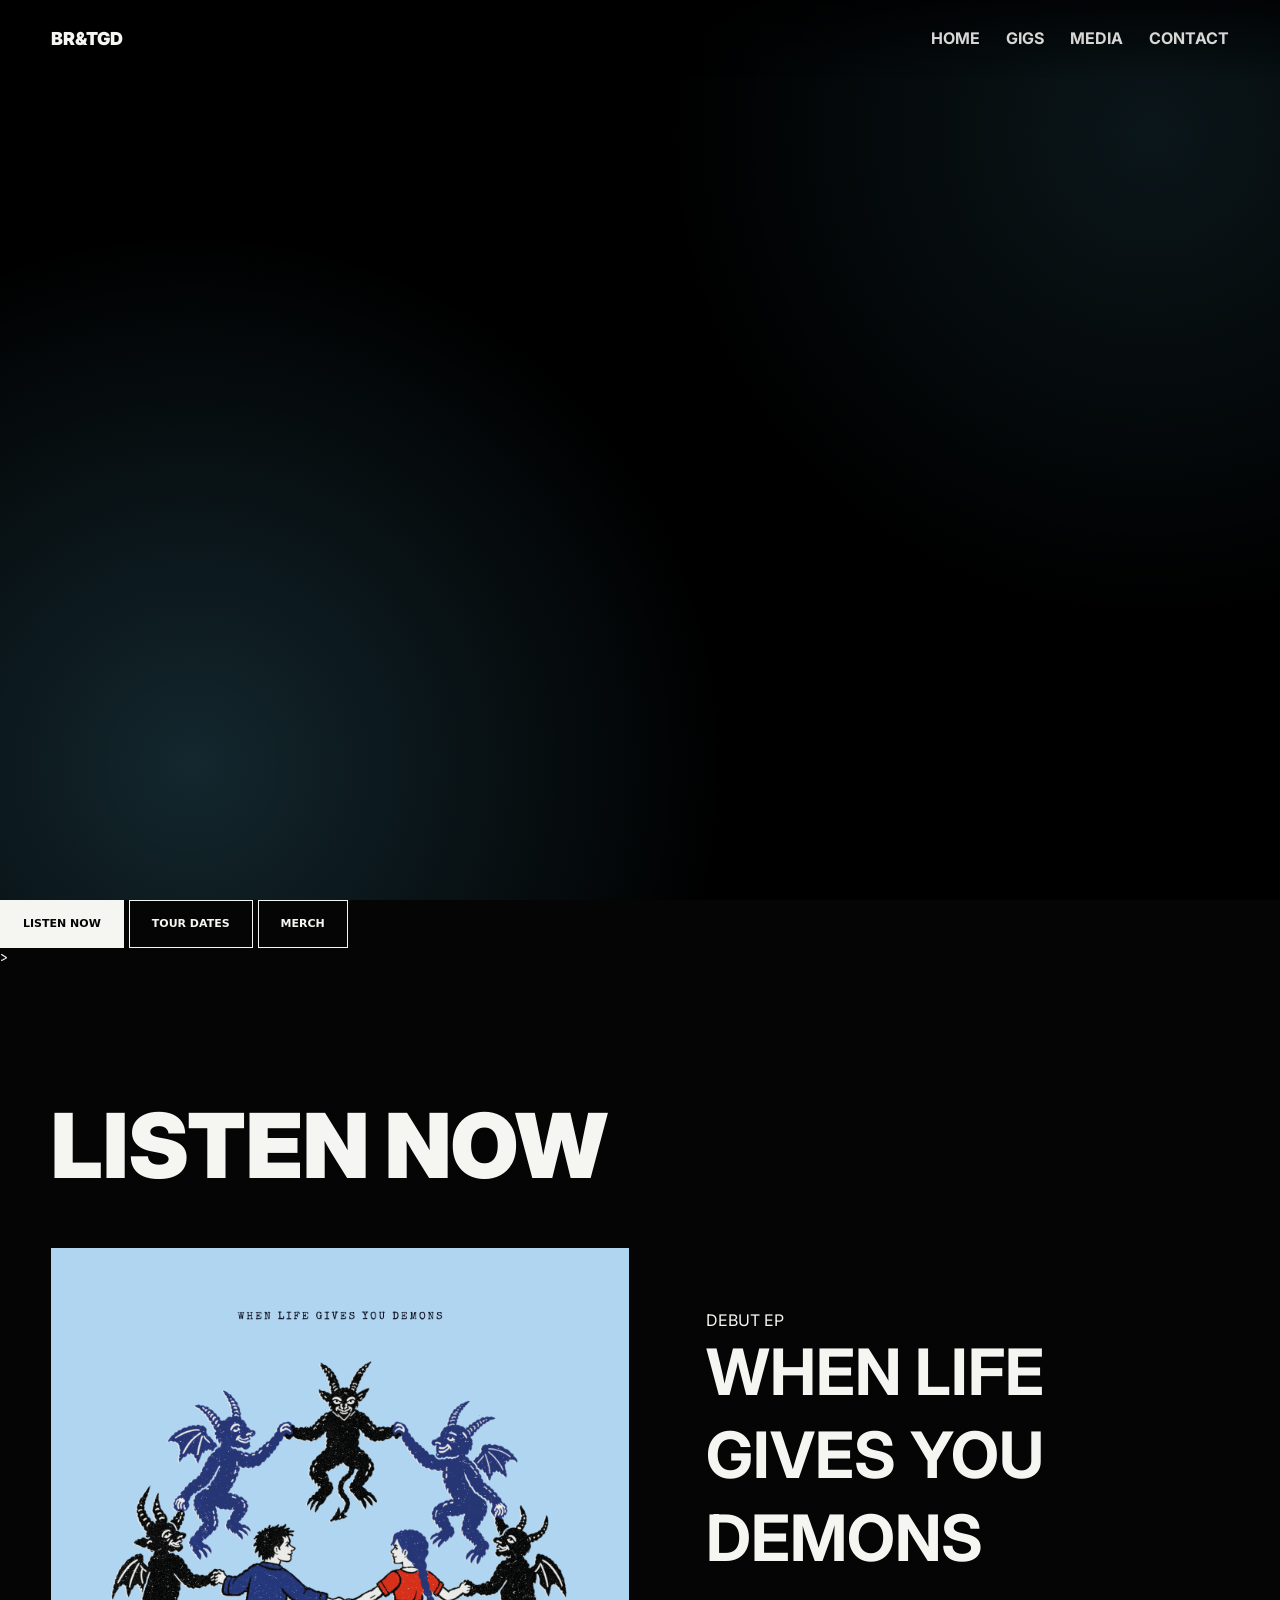
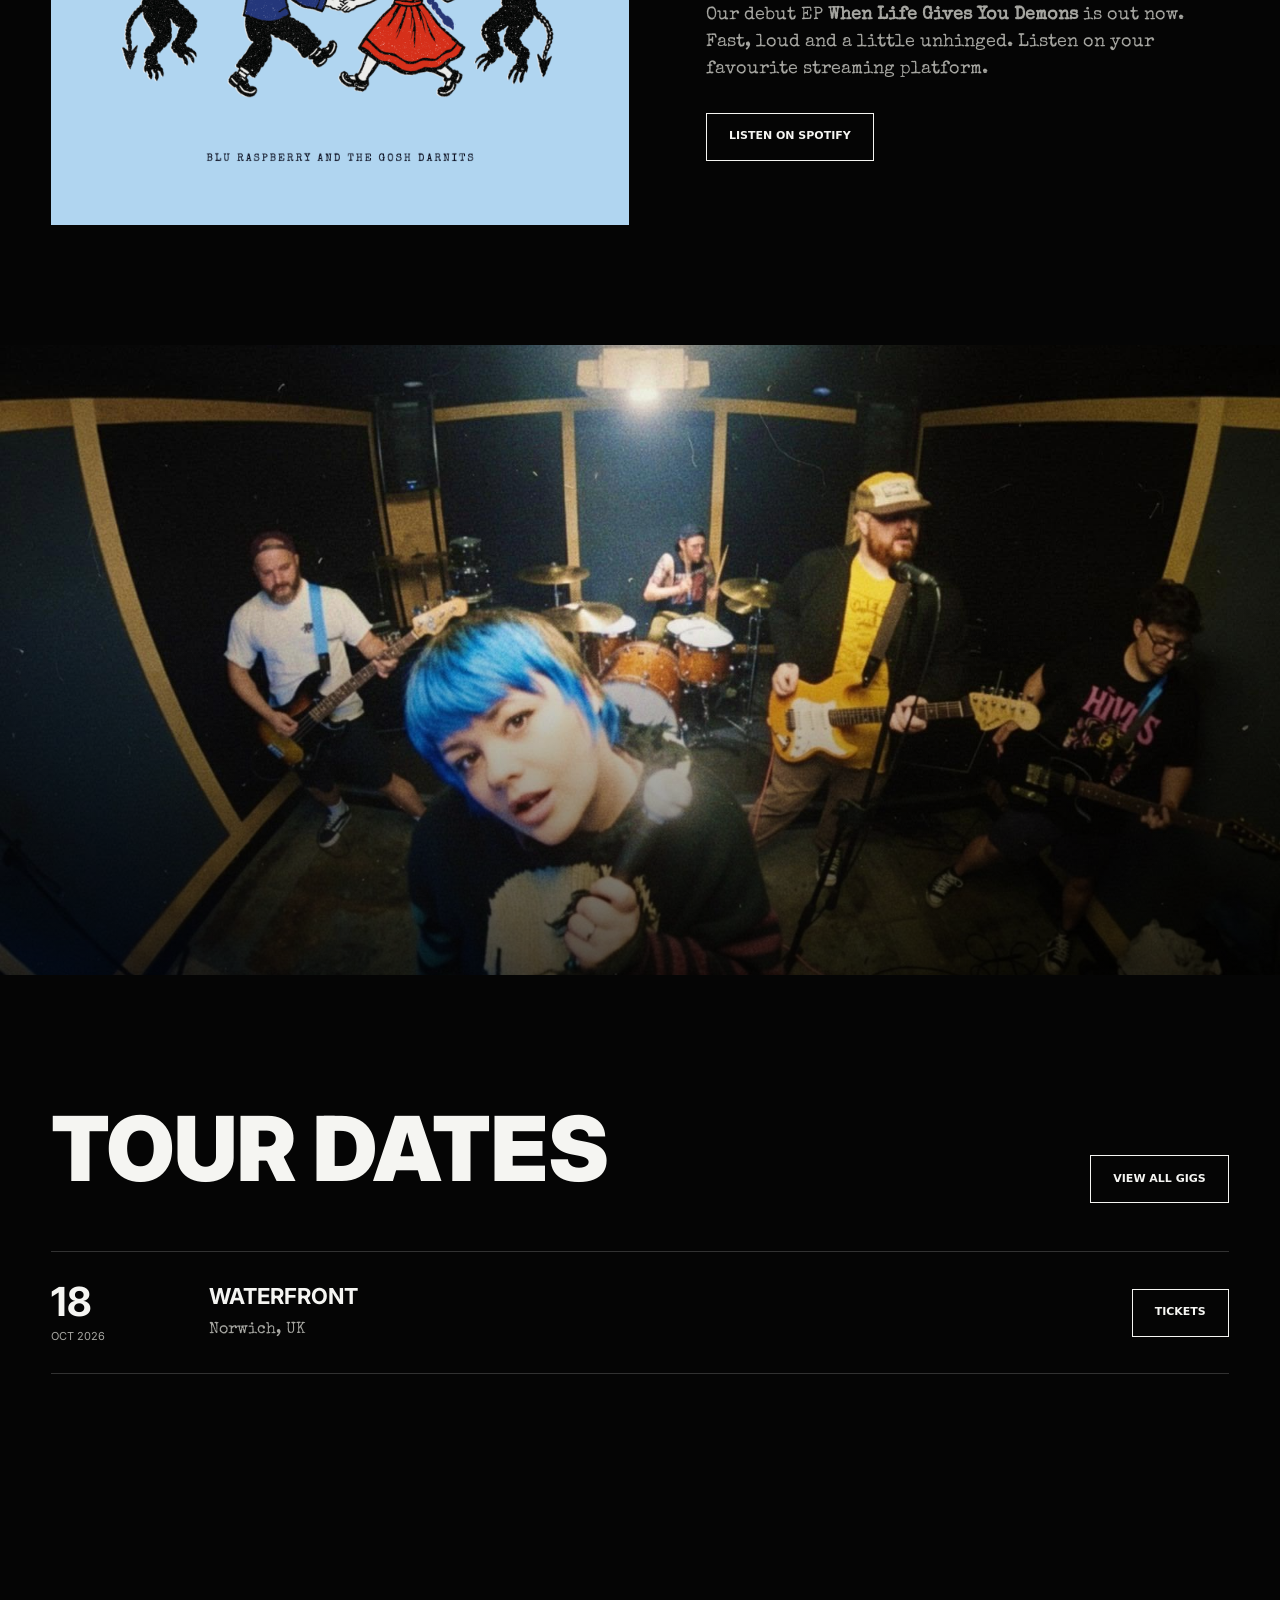
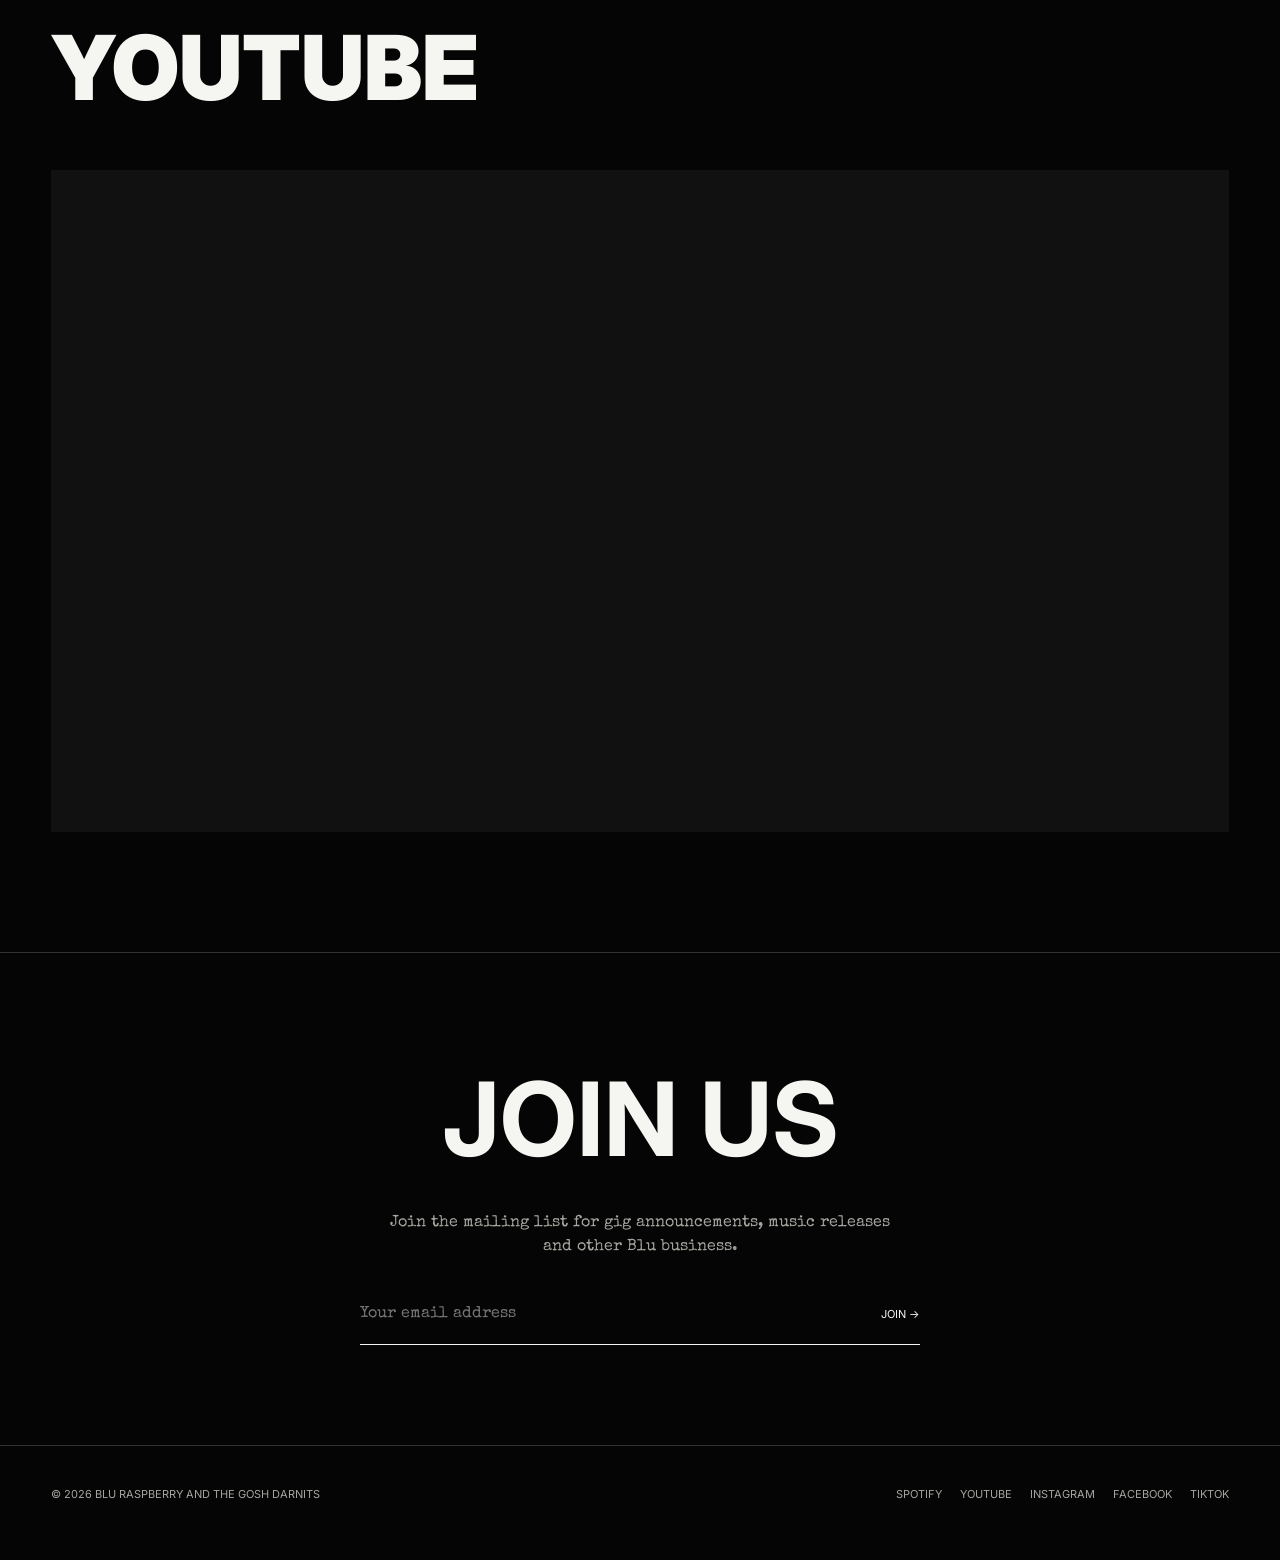
<file: index.html>
<!doctype html>
<html lang="en"><head>

  <meta charset="utf-8">

  <meta
    name="viewport"
    content="width=device-width, initial-scale=1"
  >

  <title>Blu Raspberry and the Gosh Darnits</title>

  <meta
    name="description"
    content="Blu Raspberry and the Gosh Darnits — feral pop-punk from Norwich, UK."
  >


  <!-- GOOGLE FONTS -->

  <link
    rel="preconnect"
    href="https://fonts.googleapis.com"
  >

  <link
    rel="preconnect"
    href="https://fonts.gstatic.com"
    crossorigin
  >

 <link
  href="https://fonts.googleapis.com/css2?family=Inter:wght@400;500;600;700;800;900&family=Special+Elite&display=swap"
  rel="stylesheet"
>


  <!-- STYLES -->

  <link
    rel="stylesheet"
    href="css/style.css"
  >

</head>


<body>


  <!-- =====================================================
       HEADER
       ===================================================== -->

  <header class="site-header">

    <a
      class="wordmark"
      href="index.html"
    >
      BR&amp;TGD
    </a>


    <button
      class="menu-toggle"
      aria-label="Open menu"
      aria-expanded="false"
    >
      ☰
    </button>


    <nav class="main-nav">

      <a href="index.html">
        Home
      </a>

      <a href="gigs.html">
        Gigs
      </a>

      <a href="media.html">
        Media
      </a>

      <a href="contact.html">
        Contact
      </a>

    </nav>

  </header>



  <!-- =====================================================
       MAIN CONTENT
       ===================================================== -->

  <main>


    <!-- ===================================================
         HERO
         =================================================== -->

    <section class="hero">


      <!-- BACKGROUND YOUTUBE VIDEO -->

     <div class="hero-video">

  <video
    autoplay
    muted
    loop
    playsinline
    preload="auto"
    aria-hidden="true"
  >
    <source
      src="images/BRATGD_VIDEO_HERO.mp4"
      type="video/mp4"
    >
  </video>

</div>


  

    </section>

 <section>
      <!-- HERO CONTENT -->

      <div class="hero-content">


        <!-- HERO BUTTONS -->

        <div class="hero-actions">

          <a
            class="btn alt"
            href="media.html"
          >
            Listen now
          </a>


          <a
            class="btn"
            href="gigs.html"
          >
            Tour dates
          </a>


          <a
            class="btn"
            href="merch.html"
          >
            Merch
          </a>

        </div>


      </div>
    ></section>


    <!-- ===================================================
         MUSIC
         =================================================== -->

    <section class="section">


      <div class="section-head">

        <h2 class="kicker">
          Listen now
        </h2>

      </div>


      <div class="release-grid">


        <!-- EP ARTWORK -->

        <img
          class="release-art"
          src="images/ep-artwork.jpg"
          alt="When Life Gives You Demons EP artwork"
        >


        <!-- EP INFORMATION -->

        <div class="release-copy">


          <div class="eyebrow">
            Debut EP
          </div>


          <h2>
            When Life Gives You Demons
          </h2>


          <p class="section-note">
            Our debut EP
            <strong>When Life Gives You Demons</strong>
            is out now. Fast, loud and a little unhinged.
            Listen on your favourite streaming platform.
          </p>


          <a
            class="btn"
            href="https://open.spotify.com/album/0XoG1e6gCSuXXVtiAIzRlU?si=KSHoi1o5SH6PeiyHknHcnw"
            target="_blank"
            rel="noopener"
          >
            Listen on Spotify
          </a>


        </div>

      </div>

    </section>



    <!-- ===================================================
         BAND IMAGE
         =================================================== -->

    <section
      class="feature-image"
      aria-label="Band photo"
    ></section>



    <!-- ===================================================
         GIGS
         =================================================== -->

    <section class="section">


      <div class="section-head">

        <h2 class="kicker">
          Tour dates
        </h2>


        <a
          class="btn"
          href="gigs.html"
        >
          View all gigs
        </a>

      </div>


      <div class="gig-list">


        <article class="gig">


          <div class="gig-date">

            <strong>
              18
            </strong>

            <span>
              OCT 2026
            </span>

          </div>


          <div class="gig-info">

            <h3>
              Waterfront
            </h3>

            <p>
              Norwich, UK
            </p>

          </div>


          <a
            class="btn"
            href="https://www.ueaticketbookings.co.uk/event/skating-polly/"
            target="_blank"
            rel="noopener"
          >
            Tickets
          </a>


        </article>


      </div>

    </section>



    <!-- ===================================================
         YOUTUBE
         =================================================== -->

    <section class="section">


      <div class="section-head">

        <h2 class="kicker">
          YouTube
        </h2>

      </div>


      <div class="video-wrap">

      <iframe width="560" height="315" src="https://www.youtube.com/embed/1ONBBpG_FNk?si=2N1hAqczdfHP2G8W&amp;controls=0&amp;start=11" title="YouTube video player" frameborder="0" allow="accelerometer; autoplay; clipboard-write; encrypted-media; gyroscope; picture-in-picture; web-share" referrerpolicy="strict-origin-when-cross-origin" allowfullscreen></iframe>

      </div>


    </section>



    <!-- ===================================================
         MAILING LIST
         =================================================== -->

    <section class="stay-close">


      <h2>
        Join us
      </h2>


      <p>
        Join the mailing list for gig announcements,
        music releases and other Blu business.
      </p>


      <form
        class="signup"
        action="#"
      >


        <input
          type="email"
          name="email"
          placeholder="Your email address"
          aria-label="Email address"
          required
        >


        <button type="submit">
          Join →
        </button>


      </form>


    </section>


  </main>



  <!-- =====================================================
       FOOTER
       ===================================================== -->

  <footer>


    <div>
      © 2026 Blu Raspberry and the Gosh Darnits
    </div>


    <div class="footer-links">


      <a
        href="https://open.spotify.com/artist/4R4jSaj4kJsIE6HIiWprp4?si=oIiqCdafR-WMfxySJ2ESaA"
        target="_blank"
        rel="noopener"
      >
        Spotify
      </a>


      <a
        href="https://www.youtube.com/channel/UCs3ZRJXBniSOkfigKyU58iQ"
        target="_blank"
        rel="noopener"
      >
        YouTube
      </a>


      <a
        href="https://www.instagram.com/bluraspberryandthegoshdarnits"
        target="_blank"
        rel="noopener"
      >
        Instagram
      </a>


      <a
        href="https://www.facebook.com/profile.php?id=61586484281925"
        target="_blank"
        rel="noopener"
      >
        Facebook
      </a>


      <a
        href="https://www.tiktok.com/@bratgdofficial"
        target="_blank"
        rel="noopener"
      >
        TikTok
      </a>


    </div>


  </footer>



  <!-- =====================================================
       JAVASCRIPT
       ===================================================== -->

  <script src="script.js"></script>


</body>

</html>
</file>
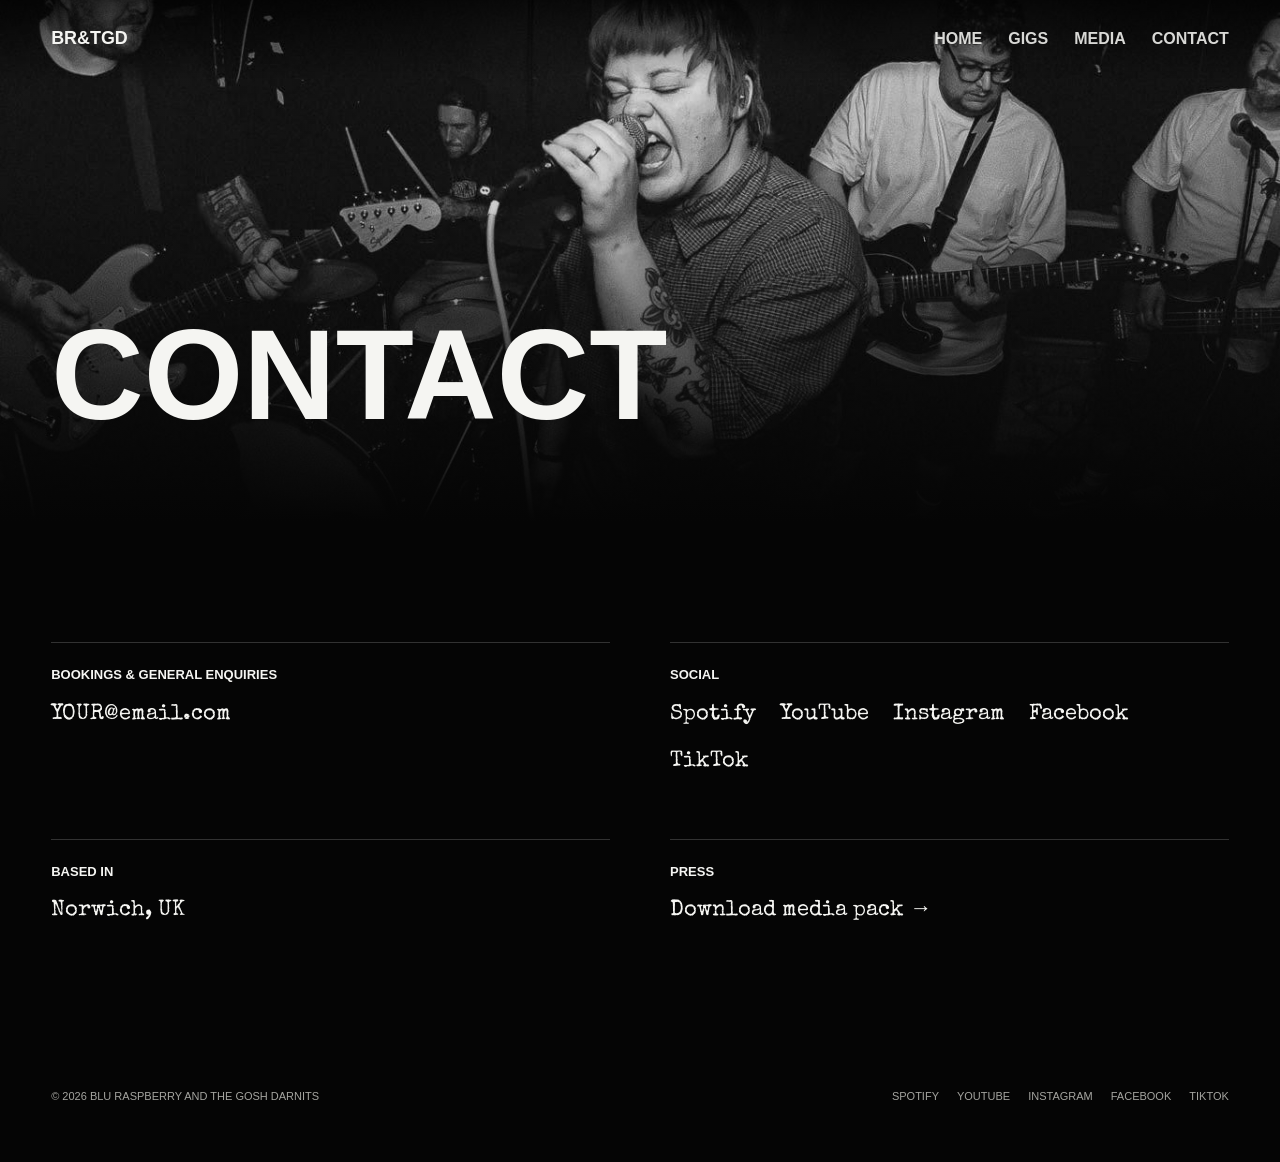
<file: contact.html>
<!doctype html>
<html lang="en">

<head>

  <meta charset="utf-8">

  <meta
    name="viewport"
    content="width=device-width, initial-scale=1"
  >

  <title>Contact | Blu Raspberry and the Gosh Darnits</title>

  <meta
    name="description"
    content="Blu Raspberry and the Gosh Darnits — feral pop-punk from Norwich, UK."
  >


  <!-- GOOGLE FONTS -->

  <link
    rel="preconnect"
    href="https://fonts.googleapis.com"
  >

  <link
    rel="preconnect"
    href="https://fonts.gstatic.com"
    crossorigin
  >

  <link
    href="https://fonts.googleapis.com/css2?family=Press+Start+2P&family=Special+Elite&display=swap"
    rel="stylesheet"
  >


  <!-- STYLES -->

  <link
    rel="stylesheet"
    href="css/style.css"
  >

</head>


<body>


  <!-- =====================================================
       HEADER
       ===================================================== -->

  <header class="site-header">

    <a
      class="wordmark"
      href="index.html"
    >
      BR&amp;TGD
    </a>


    <button
      class="menu-toggle"
      aria-label="Open menu"
      aria-expanded="false"
    >
      ☰
    </button>


    <nav class="main-nav">

      <a href="index.html">
        Home
      </a>

      <a href="gigs.html">
        Gigs
      </a>

      <a href="media.html">
        Media
      </a>

      <a href="contact.html">
        Contact
      </a>

    </nav>

  </header>



  <!-- =====================================================
       MAIN CONTENT
       ===================================================== -->

  <main>


    <!-- ===================================================
         PAGE HERO
         =================================================== -->

    <section class="page-hero">

      <div class="inner">

        <h1>
          Contact
        </h1>

      </div>

    </section>



    <!-- ===================================================
         CONTACT DETAILS
         =================================================== -->

    <section class="section">

      <div class="contact-grid">


        <!-- BOOKINGS -->

        <div class="contact-block">

          <h3>
            Bookings &amp; General Enquiries
          </h3>

          <a href="mailto:YOUR@email.com">
            YOUR@email.com
          </a>

        </div>



        <!-- SOCIAL -->

        <div class="contact-block">

          <h3>
            Social
          </h3>


          <div class="socials">

            <a
              href="https://open.spotify.com/artist/4R4jSaj4kJsIE6HIiWprp4?si=oIiqCdafR-WMfxySJ2ESaA"
              target="_blank"
              rel="noopener"
            >
              Spotify
            </a>


            <a
              href="https://www.youtube.com/channel/UCs3ZRJXBniSOkfigKyU58iQ"
              target="_blank"
              rel="noopener"
            >
              YouTube
            </a>


            <a
              href="https://www.instagram.com/bluraspberryandthegoshdarnits"
              target="_blank"
              rel="noopener"
            >
              Instagram
            </a>


            <a
              href="https://www.facebook.com/profile.php?id=61586484281925"
              target="_blank"
              rel="noopener"
            >
              Facebook
            </a>


            <a
              href="https://www.tiktok.com/@bratgdofficial"
              target="_blank"
              rel="noopener"
            >
              TikTok
            </a>

          </div>

        </div>



        <!-- LOCATION -->

        <div class="contact-block">

          <h3>
            Based in
          </h3>

          <p>
            Norwich, UK
          </p>

        </div>



        <!-- PRESS -->

        <div class="contact-block">

          <h3>
            Press
          </h3>

          <a
            href="media/blu-raspberry-media-pack.zip"
            download
          >
            Download media pack →
          </a>

        </div>


      </div>

    </section>


  </main>



  <!-- =====================================================
       FOOTER
       ===================================================== -->

  <footer>


    <div>
      © 2026 Blu Raspberry and the Gosh Darnits
    </div>


    <div class="footer-links">


      <a
        href="https://open.spotify.com/artist/4R4jSaj4kJsIE6HIiWprp4?si=oIiqCdafR-WMfxySJ2ESaA"
        target="_blank"
        rel="noopener"
      >
        Spotify
      </a>


      <a
        href="https://www.youtube.com/channel/UCs3ZRJXBniSOkfigKyU58iQ"
        target="_blank"
        rel="noopener"
      >
        YouTube
      </a>


      <a
        href="https://www.instagram.com/bluraspberryandthegoshdarnits"
        target="_blank"
        rel="noopener"
      >
        Instagram
      </a>


      <a
        href="https://www.facebook.com/profile.php?id=61586484281925"
        target="_blank"
        rel="noopener"
      >
        Facebook
      </a>


      <a
        href="https://www.tiktok.com/@bratgdofficial"
        target="_blank"
        rel="noopener"
      >
        TikTok
      </a>


    </div>


  </footer>



  <!-- =====================================================
       JAVASCRIPT
       ===================================================== -->

  <script src="script.js"></script>


</body>

</html>
</file>
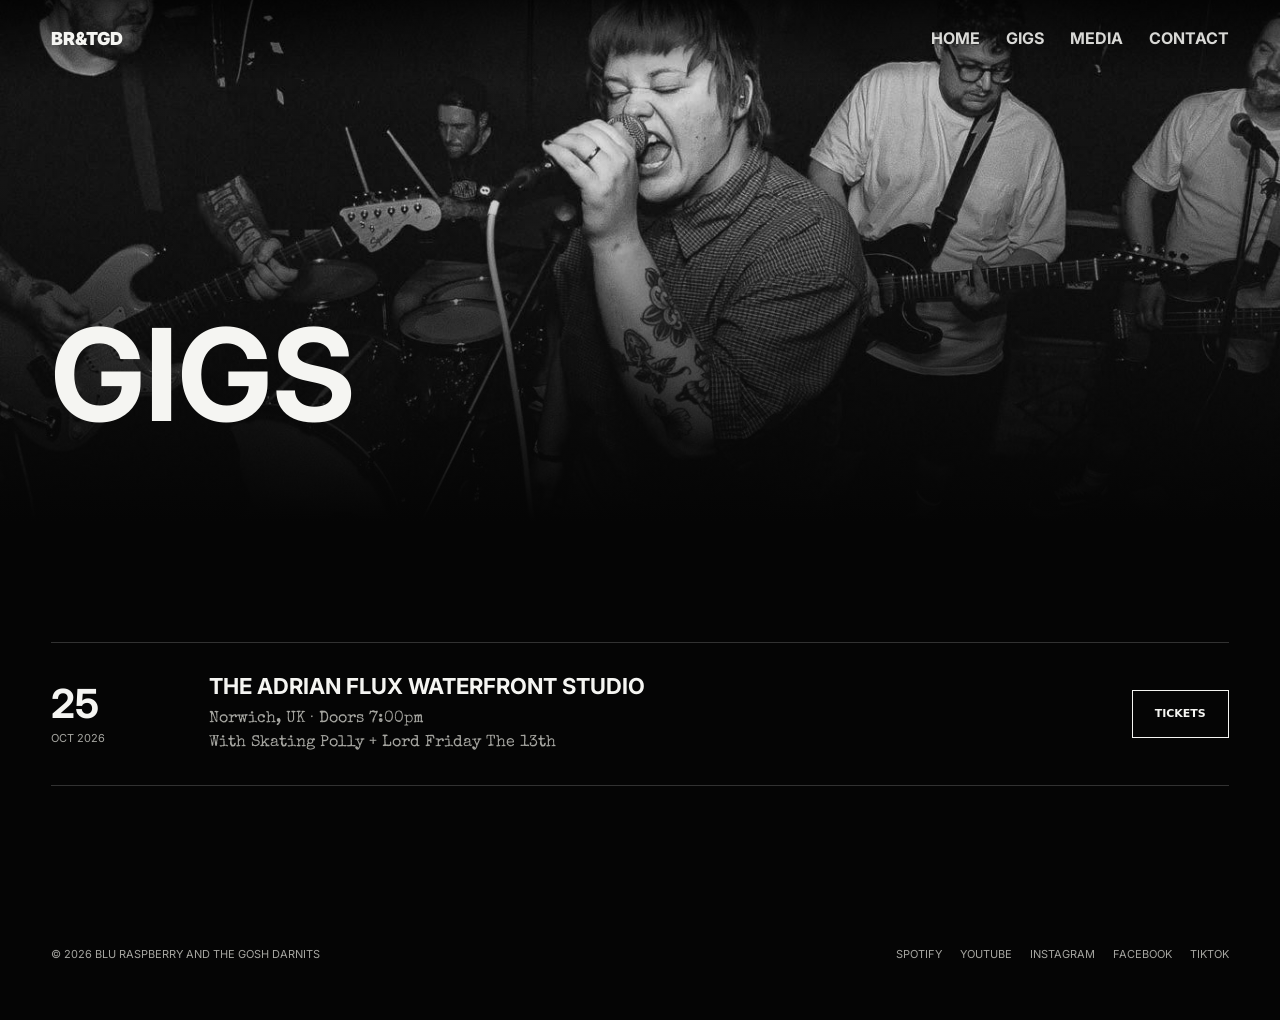
<file: gigs.html>
<!doctype html>
<html lang="en">

<head>

  <meta charset="utf-8">

  <meta
    name="viewport"
    content="width=device-width, initial-scale=1"
  >

  <title>Gigs | Blu Raspberry and the Gosh Darnits</title>

  <meta
    name="description"
    content="Blu Raspberry and the Gosh Darnits — feral pop-punk from Norwich, UK."
  >


  <!-- GOOGLE FONTS -->

  <link
    rel="preconnect"
    href="https://fonts.googleapis.com"
  >

  <link
    rel="preconnect"
    href="https://fonts.gstatic.com"
    crossorigin
  >

   <link
  href="https://fonts.googleapis.com/css2?family=Inter:wght@400;500;600;700;800;900&family=Special+Elite&display=swap"
  rel="stylesheet"
>


  <!-- STYLES -->

  <link
    rel="stylesheet"
    href="css/style.css"
  >

</head>


<body>


  <!-- =====================================================
       HEADER
       ===================================================== -->

  <header class="site-header">

    <a
      class="wordmark"
      href="index.html"
    >
      BR&amp;TGD
    </a>


    <button
      class="menu-toggle"
      aria-label="Open menu"
      aria-expanded="false"
    >
      ☰
    </button>


    <nav class="main-nav">

      <a href="index.html">
        Home
      </a>

      <a href="gigs.html">
        Gigs
      </a>

      <a href="media.html">
        Media
      </a>

      <a href="contact.html">
        Contact
      </a>

    </nav>

  </header>



  <!-- =====================================================
       MAIN CONTENT
       ===================================================== -->

  <main>


    <!-- ===================================================
         PAGE HERO
         =================================================== -->

    <section class="page-hero">

      <div class="inner">

        <h1>
          Gigs
        </h1>

      </div>

    </section>



    <!-- ===================================================
         GIG LIST
         =================================================== -->

    <section class="section">

      <div class="gig-list">


        <!-- GIG 1 -->

        <article class="gig">


          <!-- DATE -->

          <div class="gig-date">

            <strong>
              25
            </strong>

            <span>
              OCT 2026
            </span>

          </div>


          <!-- GIG INFORMATION -->

          <div class="gig-info">

            <h3>
              The Adrian Flux Waterfront Studio
            </h3>

            <p>
              Norwich, UK · Doors 7:00pm
            </p>

            <p>
              With Skating Polly + Lord Friday The 13th
            </p>

          </div>


          <!-- TICKETS -->

          <a
            class="btn"
            href="https://www.ueaticketbookings.co.uk/event/skating-polly/"
            target="_blank"
            rel="noopener"
          >
            Tickets
          </a>


        </article>


      </div>

    </section>


  </main>



  <!-- =====================================================
       FOOTER
       ===================================================== -->

  <footer>


    <div>
      © 2026 Blu Raspberry and the Gosh Darnits
    </div>


    <div class="footer-links">


      <a
        href="https://open.spotify.com/artist/4R4jSaj4kJsIE6HIiWprp4?si=oIiqCdafR-WMfxySJ2ESaA"
        target="_blank"
        rel="noopener"
      >
        Spotify
      </a>


      <a
        href="https://www.youtube.com/channel/UCs3ZRJXBniSOkfigKyU58iQ"
        target="_blank"
        rel="noopener"
      >
        YouTube
      </a>


      <a
        href="https://www.instagram.com/bluraspberryandthegoshdarnits"
        target="_blank"
        rel="noopener"
      >
        Instagram
      </a>


      <a
        href="https://www.facebook.com/profile.php?id=61586484281925"
        target="_blank"
        rel="noopener"
      >
        Facebook
      </a>


      <a
        href="https://www.tiktok.com/@bratgdofficial"
        target="_blank"
        rel="noopener"
      >
        TikTok
      </a>


    </div>


  </footer>



  <!-- =====================================================
       JAVASCRIPT
       ===================================================== -->

  <script src="script.js"></script>


</body>

</html>
</file>
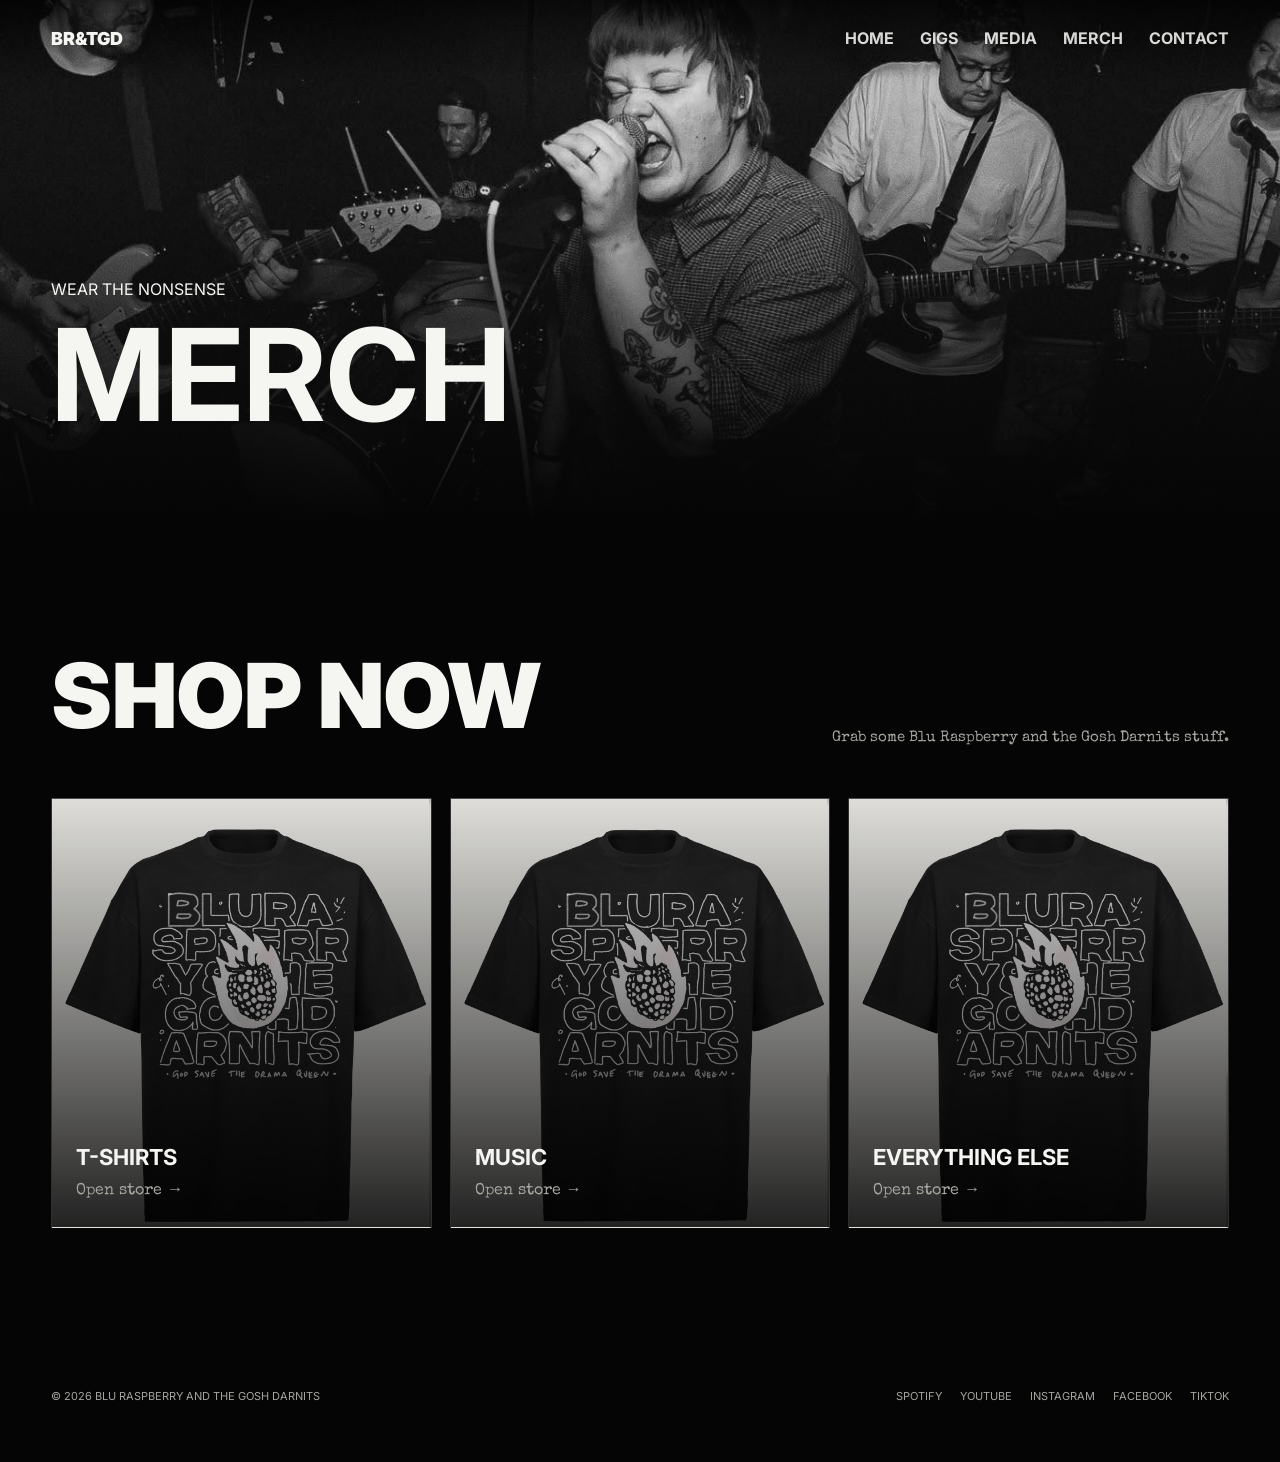
<file: media.html>
<!doctype html>
<html lang="en">

<head>

  <meta charset="utf-8">

  <meta
    name="viewport"
    content="width=device-width, initial-scale=1"
  >

  <title>Merch | Blu Raspberry and the Gosh Darnits</title>

  <meta
    name="description"
    content="Merch from Blu Raspberry and the Gosh Darnits — feral pop-punk from Norwich, UK."
  >


  <!-- GOOGLE FONTS -->

  <link
    rel="preconnect"
    href="https://fonts.googleapis.com"
  >

  <link
    rel="preconnect"
    href="https://fonts.gstatic.com"
    crossorigin
  >

 <link
  href="https://fonts.googleapis.com/css2?family=Inter:wght@400;500;600;700;800;900&family=Special+Elite&display=swap"
  rel="stylesheet"
>


  <!-- STYLES -->

  <link
    rel="stylesheet"
    href="css/style.css"
  >

</head>


<body>


  <!-- =====================================================
       HEADER
       ===================================================== -->

  <header class="site-header">

    <a
      class="wordmark"
      href="index.html"
    >
      BR&amp;TGD
    </a>


    <button
      class="menu-toggle"
      aria-label="Open menu"
      aria-expanded="false"
    >
      ☰
    </button>


    <nav class="main-nav">

      <a href="index.html">
        Home
      </a>

      <a href="gigs.html">
        Gigs
      </a>

      <a href="media.html">
        Media
      </a>

      <a href="merch.html">
        Merch
      </a>

      <a href="contact.html">
        Contact
      </a>

    </nav>

  </header>



  <!-- =====================================================
       MAIN CONTENT
       ===================================================== -->

  <main>


    <!-- ===================================================
         PAGE HERO
         =================================================== -->

    <section class="page-hero">

      <div class="inner">

        <div class="eyebrow">
          Wear the nonsense
        </div>

        <h1>
          Merch
        </h1>

      </div>

    </section>



    <!-- ===================================================
         MERCH
         =================================================== -->

    <section class="section">


      <div class="section-head">

        <h2 class="kicker">
          Shop now
        </h2>

        <p class="section-note">
          Grab some Blu Raspberry and the Gosh Darnits stuff.
        </p>

      </div>



      <div class="merch-grid">


        <!-- T-SHIRTS -->

        <a
          class="merch-card"
          href="https://YOUR-SHOP-LINK.com"
          target="_blank"
          rel="noopener"
        >

          <div>

            <h3>
              T-shirts
            </h3>

            <p>
              Open store →
            </p>

          </div>

        </a>



        <!-- MUSIC -->

        <a
          class="merch-card"
          href="https://YOUR-SHOP-LINK.com"
          target="_blank"
          rel="noopener"
        >

          <div>

            <h3>
              Music
            </h3>

            <p>
              Open store →
            </p>

          </div>

        </a>



        <!-- EVERYTHING ELSE -->

        <a
          class="merch-card"
          href="https://YOUR-SHOP-LINK.com"
          target="_blank"
          rel="noopener"
        >

          <div>

            <h3>
              Everything else
            </h3>

            <p>
              Open store →
            </p>

          </div>

        </a>


      </div>

    </section>


  </main>



  <!-- =====================================================
       FOOTER
       ===================================================== -->

  <footer>


    <div>
      © 2026 Blu Raspberry and the Gosh Darnits
    </div>


    <div class="footer-links">


      <a
        href="https://open.spotify.com/artist/4R4jSaj4kJsIE6HIiWprp4?si=oIiqCdafR-WMfxySJ2ESaA"
        target="_blank"
        rel="noopener"
      >
        Spotify
      </a>


      <a
        href="https://www.youtube.com/channel/UCs3ZRJXBniSOkfigKyU58iQ"
        target="_blank"
        rel="noopener"
      >
        YouTube
      </a>


      <a
        href="https://www.instagram.com/bluraspberryandthegoshdarnits"
        target="_blank"
        rel="noopener"
      >
        Instagram
      </a>


      <a
        href="https://www.facebook.com/profile.php?id=61586484281925"
        target="_blank"
        rel="noopener"
      >
        Facebook
      </a>


      <a
        href="https://www.tiktok.com/@bratgdofficial"
        target="_blank"
        rel="noopener"
      >
        TikTok
      </a>


    </div>


  </footer>



  <!-- =====================================================
       JAVASCRIPT
       ===================================================== -->

  <script src="script.js"></script>


</body>

</html>
</file>
<file: css/style.css>
/* =========================================================
   BLU RASPBERRY AND THE GOSH DARNITS
   MAIN STYLESHEET
   ========================================================= */


/* =========================================================
   1. VARIABLES
   ========================================================= */

:root {
  --bg: #050505;
  --text: #f5f5f2;
  --muted: #a5a5a0;
  --line: rgba(255, 255, 255, 0.18);
  --accent: #69d9ff;
  --max-width: 1280px;
}


/* =========================================================
   2. RESET
   ========================================================= */

* {
  box-sizing: border-box;
  margin: 0;
  padding: 0;
}

html {
  scroll-behavior: smooth;
}

body {
  background: var(--bg);
  color: var(--text);

  font-family: "Special Elite", cursive;
  line-height: 1.5;

  overflow-x: hidden;
}

a {
  color: inherit;
  text-decoration: none;
}

img {
  display: block;
  width: 100%;
}

button,
input {
  font: inherit;
}


/* =========================================================
   3. TYPOGRAPHY
   ========================================================= */

/*
   Headings use Press Start 2P.
   Body copy uses Special Elite.
*/

h1,
h2,
h3,
h4,
h5,
h6,
.kicker,
.contact-block h3,
.merch-card h3 {
  font-family: "Inter", sans-serif;
  line-height: 1.1;
}


/* Interface text */

.wordmark,
.main-nav,
.menu-toggle,
.eyebrow,
.btn,
.gig-date,
.signup button,
footer {
  font-family: "Inter", sans-serif;
 line-height: 1.1;
}


/* Consistent heading treatment */

h1,
h2,
h3,
h4,
h5,
h6,
.kicker,
.eyebrow,
.wordmark,
.gig-date strong,
.gig-date span,
.contact-block h3,
.merch-card h3 {
  text-transform: uppercase;
  letter-spacing: 0;
}



/* =========================================================
   4. HEADER / NAVIGATION
   ========================================================= */

.site-header {
  position: fixed;
  top: 0;
  left: 0;
  right: 0;

  z-index: 100;

  height: 78px;

  display: flex;
  align-items: center;
  justify-content: space-between;

  padding: 0 4vw;

  background: linear-gradient(
    to bottom,
    rgba(0, 0, 0, 0.72),
    rgba(0, 0, 0, 0)
  );
}

.wordmark {
  max-width: 280px;

  font-size: clamp(14px, 1.4vw, 20px);
  font-weight: 900;
  line-height: 1;
}

.main-nav {
  display: flex;
  align-items: center;

  gap: 26px;
}

.main-nav a {
  font-size: 16px;
  text-transform: uppercase;

  opacity: 0.88;

  transition:
    opacity 0.2s ease,
    color 0.2s ease;
}

.main-nav a:hover {
  color: var(--accent);
  opacity: 1;
}

.menu-toggle {
  display: none;

  background: none;
  border: 0;

  color: var(--text);

  font-size: 26px;

  cursor: pointer;
}


/* =========================================================
   5. HOME HERO
   ========================================================= */

.hero {
  position: relative;
  min-height: 100vh;
  overflow: hidden;
}


/* Video fills the entire hero */

.hero-video {
  position: absolute;
  inset: 0;
  width: 100%;
  height: 100%;
  overflow: hidden;
  background: #000;
  z-index: 0;
}


.hero-video video {
  position: absolute;
  inset: 0;

  width: 100%;
  height: 100%;

  object-fit: cover;
  object-position: center;

  display: block;
}


/* Blue + dark overlay */

.hero-video::after {
  content: "";

  position: absolute;
  inset: 0;

  background:
    radial-gradient(
      circle at 15% 85%,
      rgba(105, 217, 255, 0.18) 0%,
      rgba(105, 217, 255, 0) 40%
    ),

    radial-gradient(
      circle at 90% 15%,
      rgba(105, 217, 255, 0.10) 0%,
      rgba(105, 217, 255, 0) 35%
    ),

    linear-gradient(
      to top,
      rgba(0, 0, 0, 0.92) 0%,
      rgba(0, 0, 0, 0.30) 45%,
      rgba(0, 0, 0, 0.08) 100%
    );

  pointer-events: none;
}


/* Keep hero text/buttons above video */

.hero-content {
  position: relative;
  z-index: 1;
}


/* =========================================================
   6. BUTTONS
   ========================================================= */

.btn {
  min-height: 48px;

  display: inline-flex;
  align-items: center;
  justify-content: center;

  padding: 0 22px;

  border: 1px solid var(--text);

  font-family: "Press Start 2P", system-ui;
  font-size: 11px;

  text-transform: uppercase;

  transition:
    background 0.2s ease,
    color 0.2s ease,
    border-color 0.2s ease;
}

.btn:hover {
  background: var(--accent);
  border-color: var(--accent);

  color: var(--bg);
}

.btn.alt {
  background: var(--text);

  color: var(--bg);
}

.btn.alt:hover {
  background: var(--accent);
  border-color: var(--accent);

  color: var(--bg);
}


/* =========================================================
   7. GLOBAL SECTIONS
   ========================================================= */

.section {
  width: min(var(--max-width), 92vw);

  margin: 0 auto;

  padding: 120px 0;
}

.section-head {
  display: flex;
  align-items: flex-end;
  justify-content: space-between;

  gap: 20px;

  margin-bottom: 48px;
}

.kicker {
  font-size: clamp(40px, 7vw, 92px);
  font-weight: 900;
  line-height: 1.2;
}

.section-note {
  max-width: 470px;

  color: var(--muted);

  font-size: 15px;
}


/* =========================================================
   8. RELEASE / MUSIC
   ========================================================= */

.release-grid {
  display: grid;

  grid-template-columns: 1.05fr 0.95fr;

  align-items: center;

  gap: 6vw;
}

.release-art {
  aspect-ratio: 1 / 1;

  object-fit: cover;

  background: #111;
}

.release-copy h2 {
  margin-bottom: 22px;

  font-size: clamp(34px, 5vw, 70px);
  line-height: 1.3;
}

.release-copy p {
  max-width: 560px;

  margin-bottom: 30px;

  color: var(--muted);

  font-size: 18px;
}


/* =========================================================
   9. GIGS
   ========================================================= */

.gig-list {
  border-top: 1px solid var(--line);
}

.gig {
  display: grid;

  grid-template-columns: 130px 1fr auto;

  align-items: center;

  gap: 28px;

  padding: 30px 0;

  border-bottom: 1px solid var(--line);
}

.gig-date strong {
  display: block;

  font-size: 40px;
  line-height: 1;
}

.gig-date span {
  display: block;

  margin-top: 8px;

  color: var(--muted);

  font-size: 11px;
  line-height: 1.2;
}

.gig-info h3 {
  margin-bottom: 8px;

  font-size: 22px;
  line-height: 1.2;
}

.gig-info p {
  color: var(--muted);
}


/* =========================================================
   10. FEATURE IMAGE
   ========================================================= */

.feature-image {
  position: relative;

  width: 100%;
  min-height: 70vh;

  background:
    url("../images/band-photo-01.jpg")
    center / cover
    no-repeat;
}

.feature-image::after {
  content: "";

  position: absolute;
  inset: 0;

  background: linear-gradient(
    to top,
    rgba(0, 0, 0, 0.68),
    transparent 60%
  );
}


/* =========================================================
   11. VIDEO
   ========================================================= */

.video-wrap {
  position: relative;

  width: 100%;

  aspect-ratio: 16 / 9;

  overflow: hidden;

  background: #111;
}

.video-wrap iframe {
  width: 100%;
  height: 100%;

  display: block;

  border: 0;
}


/* =========================================================
   12. MERCH
   ========================================================= */

.merch-grid {
  display: grid;

  grid-template-columns: repeat(3, 1fr);

  gap: 18px;
}

.merch-card {
  min-height: 430px;

  display: flex;
  flex-direction: column;
  justify-content: flex-end;

  padding: 24px;

  border: 1px solid var(--line);

  background:
    linear-gradient(
      to top,
      rgba(0, 0, 0, 0.86),
      rgba(0, 0, 0, 0.1)
    ),
    url("../images/merch-placeholder.jpg")
    center / cover
    no-repeat;
}

.merch-card h3 {
  font-size: 22px;
  line-height: 1.4;
}

.merch-card p {
  margin-top: 6px;

  color: var(--muted);
}


/* =========================================================
   13. MAILING LIST
   ========================================================= */

.stay-close {
  padding: 100px 4vw;

  text-align: center;

  border-top: 1px solid var(--line);
  border-bottom: 1px solid var(--line);
}

.stay-close h2 {
  font-size: clamp(45px, 8vw, 110px);
  line-height: 1.3;
}

.stay-close p {
  max-width: 520px;

  margin: 25px auto;

  color: var(--muted);
}

.signup {
  max-width: 560px;

  display: flex;

  margin: 0 auto;

  border-bottom: 1px solid var(--text);
}

.signup input {
  flex: 1;

  min-width: 0;

  padding: 18px 0;

  background: transparent;

  border: 0;
  outline: none;

  color: var(--text);
}

.signup button {
  padding-left: 15px;

  background: none;

  border: 0;

  color: var(--text);

  font-size: 11px;

  text-transform: uppercase;

  cursor: pointer;

  transition: color 0.2s ease;
}

.signup button:hover {
  color: var(--accent);
}


/* =========================================================
   14. INTERNAL PAGE HERO
   ========================================================= */

.page-hero {
  min-height: 58vh;

  display: flex;
  align-items: flex-end;

  padding: 150px 4vw 70px;

  background:
    linear-gradient(
      to top,
      #050505 0%,
      rgba(5, 5, 5, 0.12) 65%
    ),
    url("../images/band-photo-02.jpg")
    center / cover
    no-repeat;
}

.page-hero .inner {
  width: min(var(--max-width), 92vw);

  margin: 0 auto;
}

.page-hero h1 {
  font-size: clamp(58px, 10vw, 140px);
  line-height: 1.2;
}


/* =========================================================
   15. CONTACT
   ========================================================= */

.contact-grid {
  display: grid;

  grid-template-columns: 1fr 1fr;

  gap: 60px;
}

.contact-block {
  padding-top: 22px;

  border-top: 1px solid var(--line);
}

.contact-block h3 {
  margin-bottom: 14px;

  font-size: 13px;
  line-height: 1.5;
}

.contact-block a,
.contact-block p {
  font-size: 22px;
}

.socials {
  display: flex;
  flex-wrap: wrap;

  gap: 14px 24px;
}


/* =========================================================
   16. FOOTER
   ========================================================= */

footer {
  width: min(var(--max-width), 92vw);

  display: flex;
  justify-content: space-between;

  gap: 24px;

  margin: 0 auto;

  padding: 42px 0 60px;

  color: var(--muted);

  font-size: 11px;

  text-transform: uppercase;
}

.footer-links {
  display: flex;
  flex-wrap: wrap;

  gap: 18px;
}

.footer-links a {
  transition: color 0.2s ease;
}

.footer-links a:hover {
  color: var(--accent);
}


/* =========================================================
   17. TABLET
   ========================================================= */

@media (max-width: 900px) {

  /* HEADER */

  .site-header {
    height: 72px;

    padding: 0 24px;
  }

  .wordmark {
    max-width: none;

    font-size: 13px;
  }

  .menu-toggle {
    display: block;

    font-size: 28px;
    line-height: 1;
  }


  /* MOBILE NAVIGATION */

  .main-nav {
    position: absolute;

    top: 72px;
    left: 0;
    right: 0;

    display: none;

    flex-direction: column;
    align-items: center;

    gap: 0;

    padding: 20px 24px;

    background: #050505;

    border-top: 1px solid var(--line);
    border-bottom: 1px solid var(--line);
  }

  .main-nav.open {
    display: flex;
  }

  .main-nav a {
    width: 100%;

    padding: 14px 0;

    text-align: center;

    font-size: 12px;
  }


  /* GRIDS */

  .release-grid,
  .contact-grid {
    grid-template-columns: 1fr;
  }

  .merch-grid {
    grid-template-columns: 1fr 1fr;
  }

}


/* =========================================================
   18. MOBILE
   ========================================================= */

@media (max-width: 650px) {


  /* ---------------------------------------------------------
     HEADER
     --------------------------------------------------------- */

  .site-header {
    height: 68px;

    padding: 0 20px;
  }

  .wordmark {
    max-width: none;

    font-size: 12px;
    line-height: 1;
  }

  .menu-toggle {
    display: block;

    font-size: 28px;
  }

  .main-nav {
    top: 68px;
  }


  /* ---------------------------------------------------------
     HOME HERO
     --------------------------------------------------------- */

  .hero {
    min-height: 100svh;
  }

  .hero-content {
    width: 94%;

    margin: 0 auto;

    padding-bottom: 8vh;

    text-align: center;
  }


  /* Hero title */

  .hero h1 {
    width: 100%;
    max-width: none;

    margin: 0 auto;

    font-family: "Press Start 2P", system-ui;

    font-size: clamp(18px, 5.6vw, 28px);
    line-height: 1.55;

    text-align: center;
  }

  .title-line {
    display: block;

    white-space: nowrap;
  }


  /* Hero buttons */

  .hero-actions {
    justify-content: center;

    gap: 8px;

    margin-top: 25px;
  }

  .hero-actions .btn {
    min-height: 42px;

    padding: 0 10px;

    font-size: 8px;
  }


  /* ---------------------------------------------------------
     GLOBAL SECTIONS
     --------------------------------------------------------- */

  .section {
    width: 90%;

    padding: 75px 0;
  }

  .section-head {
    display: block;

    margin-bottom: 35px;
  }

  .kicker {
    font-size: clamp(32px, 10vw, 48px);
    line-height: 1.35;
  }

  .section-note {
    margin-top: 18px;
  }


  /* ---------------------------------------------------------
     RELEASE / MUSIC
     --------------------------------------------------------- */

  .release-grid {
    grid-template-columns: 1fr;

    gap: 40px;
  }

  .release-copy h2 {
    font-size: clamp(25px, 8vw, 40px);
    line-height: 1.4;
  }

  .release-copy p {
    font-size: 16px;
  }


  /* ---------------------------------------------------------
     GIGS
     --------------------------------------------------------- */

  .gig {
    grid-template-columns: 75px 1fr;

    gap: 18px;

    padding: 26px 0;
  }

  .gig-date strong {
    font-size: 34px;
  }

  .gig-date span {
    font-size: 9px;
    line-height: 1.5;
  }

  .gig-info h3 {
    font-size: 16px;
    line-height: 1.5;
  }

  .gig .btn {
    grid-column: 2;

    justify-self: start;
  }


  /* ---------------------------------------------------------
     FEATURE IMAGE
     --------------------------------------------------------- */

  .feature-image {
    min-height: 55vh;
  }


  /* ---------------------------------------------------------
     MERCH
     --------------------------------------------------------- */

  .merch-grid {
    grid-template-columns: 1fr;
  }


  /* ---------------------------------------------------------
     INTERNAL PAGE HERO
     --------------------------------------------------------- */

  .page-hero {
    min-height: 52vh;

    padding: 120px 5vw 50px;
  }

  .page-hero .inner {
    width: 100%;
  }

  .page-hero h1 {
    font-size: clamp(38px, 12vw, 68px);
    line-height: 1.3;
  }


  /* ---------------------------------------------------------
     CONTACT
     --------------------------------------------------------- */

  .contact-grid {
    grid-template-columns: 1fr;

    gap: 40px;
  }

  .contact-block a,
  .contact-block p {
    font-size: 18px;

    overflow-wrap: anywhere;
  }


  /* ---------------------------------------------------------
     MAILING LIST
     --------------------------------------------------------- */

  .stay-close {
    padding: 75px 5vw;
  }

  .stay-close h2 {
    font-size: clamp(34px, 11vw, 55px);
    line-height: 1.35;
  }

  .signup {
    width: 100%;
  }


  /* ---------------------------------------------------------
     FOOTER
     --------------------------------------------------------- */

  footer {
    flex-direction: column;

    gap: 25px;
  }

  .footer-links {
    gap: 14px 18px;
  }

}


/* =========================================================
   19. VERY SMALL PHONES
   ========================================================= */

@media (max-width: 390px) {

  .hero h1 {
    font-size: 17px;
  }

  .hero-actions .btn {
    padding: 0 8px;

    font-size: 7px;
  }

  .kicker {
    font-size: 30px;
  }

}


/* Bold buttons and navigation */

.btn,
.main-nav a {
  font-weight: 700;
}
</file>
